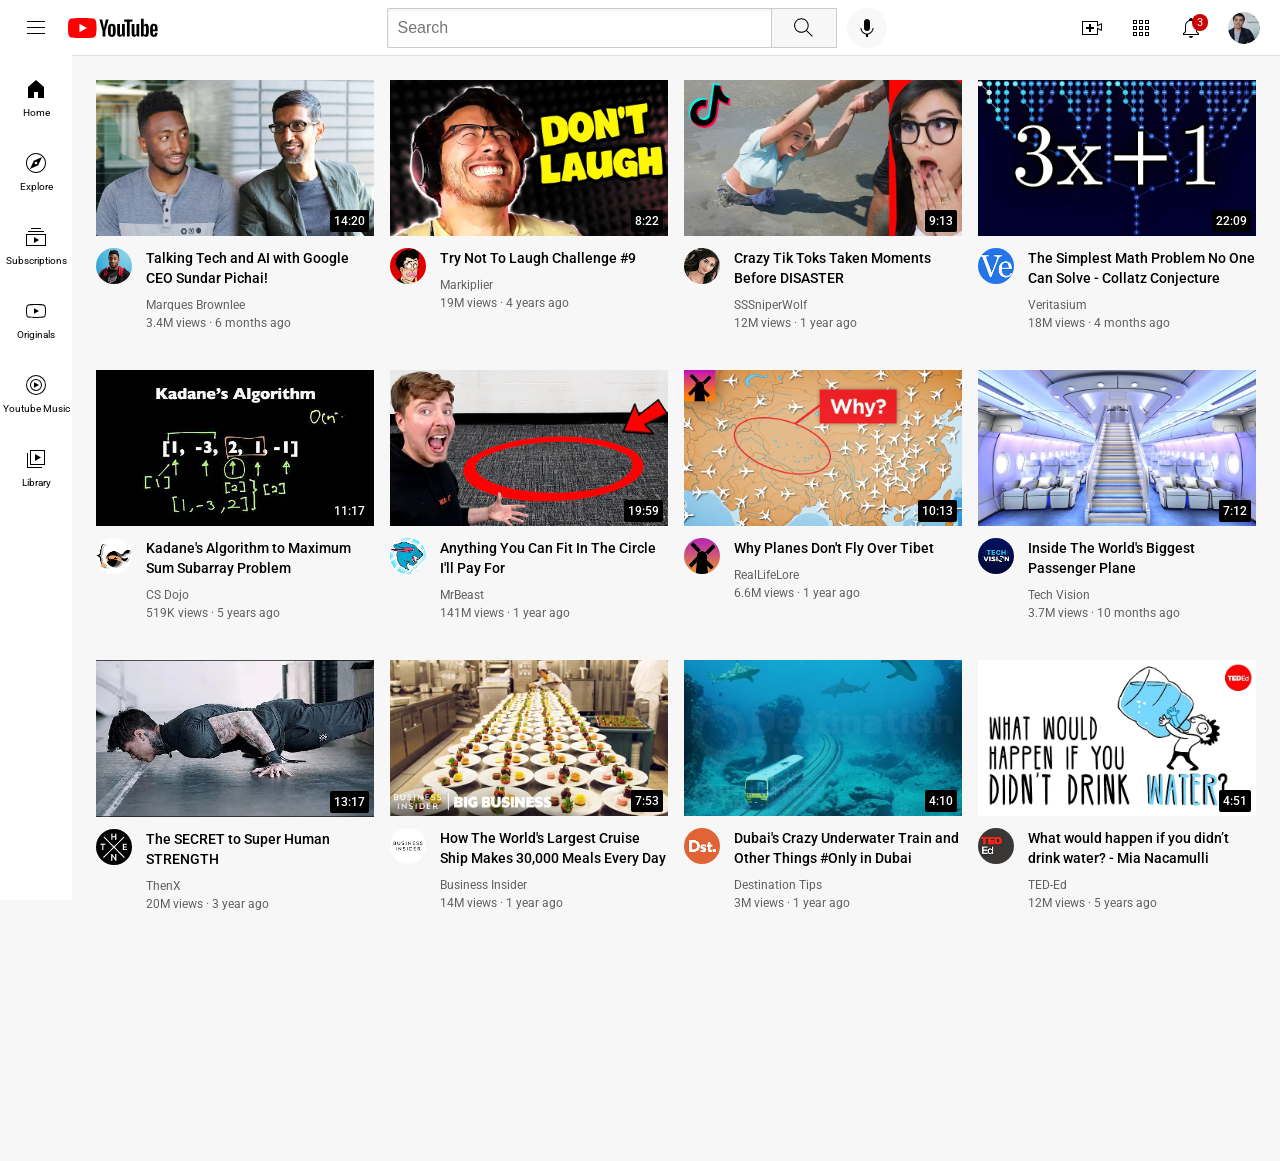
<file: index.html>
<!DOCTYPE html>
<html>
  <head>
    <title>Youtube.com Clone</title>

    <link rel="preconnect" href="https://fonts.googleapis.com">
    <link rel="preconnect" href="https://fonts.gstatic.com" crossorigin>
    <link href="https://fonts.googleapis.com/css2?family=Roboto:wght@400;500;700&display=swap" rel="stylesheet">

    <link rel="stylesheet" href="styles/general.css">
    <link rel="stylesheet" href="styles/header.css">
    <link rel="stylesheet" href="styles/video.css">
    <link rel="stylesheet" href="styles/sidebar.css">
  </head>
  <body>
    <!-- <header></header>
    <nav></nav>
    <main></main>
    <section></section> -->
    <div class="header">
      <div class="left-section">
        <img class="hamburger-menu" src="icons/hamburger-menu.svg">
        <img class="youtube-logo" src="icons/youtube-logo.svg">
      </div>
      <div class="middle-section">
        <input class="search-bar" type="text" placeholder="Search">
        <button class="search-button">
          <img class="search-icon" src="icons/search.svg">
          <!-- put a position absolute inside position relative -->
          <div class="tooltip">Search</div>
        </button>
        <button class="voice-search-button">
          <img class="voice-search-icon" src="icons/voice-search-icon.svg">
          <div class="tooltip">Search with your voice</div>
        </button>
      </div>
      <div class="right-section">
        <div class="upload-icon-container">
          <img class="upload-icon" src="icons/upload.svg">
          <div class="tooltip">Create</div>
        </div>
        <div class="youtube-apps-icon-container">
          <img class="youtube-apps-icon" src="icons/youtube-apps.svg">
          <div class="tooltip">Youtube apps</div>
        </div>
        <div class="notification-icon-container">
          <img class="notifications-icon" src="icons/notifications.svg">
          <div class="notifications-count">3</div>
          <div class="tooltip">Notifications</div>
        </div>
        <img class="current-user-picture" src="channel-pictures/my-channel.jpeg">
      </div>
      
    </div>

    <div class="sidebar">
      <div class="sidebar-link">
        <img src="icons/home.svg">
        <div>Home</div>
      </div>
      <div class="sidebar-link">
        <img src="icons/explore.svg">
        <div>Explore</div>
      </div>
      <div class="sidebar-link">
        <img src="icons/subscriptions.svg">
        <div>Subscriptions</div>
      </div>
      <div class="sidebar-link">
        <img src="icons/originals.svg">
        <div>Originals</div>
      </div>
      <div class="sidebar-link">
        <img src="icons/youtube-music.svg">
        <div>Youtube Music</div>
      </div>
      <div class="sidebar-link">
        <img src="icons/library.svg">
        <div>Library</div>
      </div>
    </div>
    
    <div class="video-grid">


      <div class="video-preview">
        <div class="thumbnail-row">
          <a href="https://www.youtube.com/watch?v=n2RNcPRtAiY">
            <img class="thumbnail" src="thumbnails/thumbnail-1.webp">
          </a>
          <div class="video-time">14:20</div>
        </div>
        <div class="video-info-grid">
          <div class="channel-picture">
            <a href="https://www.youtube.com/c/mkbhd">
              <img class="profile-picture" src="channel-pictures/channel-1.jpeg">
            </a>
            
          </div>
          <div class="video-info">
            <p class="video-title">
              <a class="video-link" href="https://www.youtube.com/watch?v=n2RNcPRtAiY">
                Talking Tech and AI with Google CEO Sundar Pichai!
              </a>
            </p>
            <p class="video-author">
              <a class="channel-link" href="https://www.youtube.com/c/mkbhd">
                Marques Brownlee
              </a>
              
            </p>
            <p class="video-stats">
              3.4M views &#183; 6 months ago
            </p>
          </div>
        </div>
      </div>
  
  
  
  
      <div class="video-preview">
        <div class="thumbnail-row">
          <a href="https://www.youtube.com/watch?v=mP0RAo9SKZk">
            <img class="thumbnail" src="thumbnails/thumbnail-2.webp">
          </a>
          <div class="video-time">8:22</div>
        </div>
        <div class="video-info-grid">
          <div class="channel-picture">
            <a href="https://www.youtube.com/c/markiplier">
              <img class="profile-picture" src="channel-pictures/channel-2.jpeg">
            </a>
          </div>
          <div class="video-info">
            <p class="video-title">
              <a class="video-link" href="https://www.youtube.com/watch?v=mP0RAo9SKZk">
                Try Not To Laugh Challenge #9
              </a>
            </p>
            <p class="video-author">
              <a class="channel-link" href="https://www.youtube.com/c/markiplier">
                Markiplier
              </a>
              
            </p>
            <p class="video-stats">
              19M views &#183; 4 years ago
            </p>
          </div>
        </div>
      </div>
  
  
  
      <div class="video-preview">
        <div class="thumbnail-row">
          <a href="https://www.youtube.com/watch?v=FgjPQQeTh1w">
            <img class="thumbnail" src="thumbnails/thumbnail-3.webp">
          </a>
          <div class="video-time">9:13</div>
        </div>
        <div class="video-info-grid">
          <div class="channel-picture">
            <a href="https://www.youtube.com/user/SSSniperWolf">
              <img class="profile-picture" src="channel-pictures/channel-3.jpeg">
            </a>
            
          </div>
          <div class="video-info">
            <p class="video-title">
              <a class="video-link" href="https://www.youtube.com/watch?v=FgjPQQeTh1w">
                Crazy Tik Toks Taken Moments Before DISASTER
              </a>
            </p>
            <p class="video-author">
              <a class="channel-link" href="https://www.youtube.com/user/SSSniperWolf">
                SSSniperWolf
              </a>
              
            </p>
            <p class="video-stats">
              12M views &#183; 1 year ago
            </p>
          </div>
        </div>
      </div>
  
  
  
  
      <div class="video-preview">
        <div class="thumbnail-row">
          <a href="https://www.youtube.com/watch?v=094y1Z2wpJg">
            <img class="thumbnail" src="thumbnails/thumbnail-4.webp">
          </a>
          <div class="video-time">22:09</div>
        </div>
        <div class="video-info-grid">
          <div class="channel-picture">
            <a href="https://www.youtube.com/c/veritasium">
              <img class="profile-picture" src="channel-pictures/channel-4.jpeg">
            </a>
          </div>
          <div class="video-info">
            <p class="video-title">
              <a class="video-link" href="https://www.youtube.com/watch?v=094y1Z2wpJg">
                The Simplest Math Problem No One Can Solve - Collatz Conjecture
              </a>
            </p>
            <p class="video-author">
              <a class="channel-link" href="https://www.youtube.com/c/veritasium">
                Veritasium
              </a>
            </p>
            <p class="video-stats">
              18M views &#183; 4 months ago
            </p>
          </div>
        </div>
      </div>
  
  
  
      <div class="video-preview">
        <div class="thumbnail-row">
          <a href="https://www.youtube.com/watch?v=86CQq3pKSUw">
            <img class="thumbnail" src="thumbnails/thumbnail-5.webp">
          </a>
          <div class="video-time">11:17</div>
        </div>
        <div class="video-info-grid">
          <div class="channel-picture">
            <a href="https://www.youtube.com/c/CSDojo">
              <img class="profile-picture" src="channel-pictures/channel-5.jpeg">
            </a>
          </div>
          <div class="video-info">
            <p class="video-title">
              <a class="video-link" href="https://www.youtube.com/watch?v=86CQq3pKSUw">
                Kadane's Algorithm to Maximum Sum Subarray Problem
              </a>
              
            </p>
            <p class="video-author">
              <a class="channel-link" href="https://www.youtube.com/c/CSDojo">
                CS Dojo
              </a>
              
            </p>
            <p class="video-stats">
              519K views &#183; 5 years ago
            </p>
          </div>
        </div>
      </div>
  
  
  
  
      <div class="video-preview">
        <div class="thumbnail-row">
          <a href="https://www.youtube.com/watch?v=yXWw0_UfSFg">
            <img class="thumbnail" src="thumbnails/thumbnail-6.webp">
          </a>
          <div class="video-time">19:59</div>
        </div>
        <div class="video-info-grid">
          <div class="channel-picture">
            <a href="https://www.youtube.com/channel/UCX6OQ3DkcsbYNE6H8uQQuVA">
              <img class="profile-picture" src="channel-pictures/channel-6.jpeg">
            </a>
          </div>
          <div class="video-info">
            <p class="video-title">
              <a class="video-link" href="https://www.youtube.com/watch?v=yXWw0_UfSFg">
                Anything You Can Fit In The Circle I'll Pay For
              </a>
            </p>
            <p class="video-author">
              <a class="channel-link" href="https://www.youtube.com/watch?v=yXWw0_UfSFg">
                MrBeast
              </a>
            </p>
            <p class="video-stats">
              141M views &#183; 1 year ago
            </p>
          </div>
        </div>
      </div>




      <div class="video-preview">
        <div class="thumbnail-row">
          <a href="https://www.youtube.com/watch?v=fNVa1qMbF9Y">
            <img class="thumbnail" src="thumbnails/thumbnail-7.webp">
          </a>
          <div class="video-time">10:13</div>
        </div>
        <div class="video-info-grid">
          <div class="channel-picture">
            <a href="https://www.youtube.com/channel/UCP5tjEmvPItGyLhmjdwP7Ww">
              <img class="profile-picture" src="channel-pictures/channel-7.jpeg">
            </a>
          </div>
          <div class="video-info">
            <p class="video-title">
              <a class="video-link" href="https://www.youtube.com/watch?v=fNVa1qMbF9Y">
                Why Planes Don't Fly Over Tibet
              </a>
            </p>
            <p class="video-author">
              <a class="channel-link" href="https://www.youtube.com/channel/UCP5tjEmvPItGyLhmjdwP7Ww">
                RealLifeLore
              </a>
            </p>
            <p class="video-stats">
              6.6M views &#183; 1 year ago
            </p>
          </div>
        </div>
      </div>




      <div class="video-preview">
        <div class="thumbnail-row">
          <a href="https://www.youtube.com/watch?v=lFm4EM1juls">
            <img class="thumbnail" src="thumbnails/thumbnail-8.webp">
          </a>
          <div class="video-time">7:12</div>
        </div>
        <div class="video-info-grid">
          <div class="channel-picture">
            <a href="https://www.youtube.com/channel/UCHAK6CyegY22Zj2GWrcaIxg">
              <img class="profile-picture" src="channel-pictures/channel-8.jpeg">
            </a>
          </div>
          <div class="video-info">
            <p class="video-title">
              <a class="video-link" href="https://www.youtube.com/watch?v=lFm4EM1juls">
                Inside The World's Biggest Passenger Plane
              </a>
            </p>
            <p class="video-author">
              <a class="channel-link" href="https://www.youtube.com/channel/UCHAK6CyegY22Zj2GWrcaIxg">
                Tech Vision
              </a>
            </p>
            <p class="video-stats">
              3.7M views &#183; 10 months ago
            </p>
          </div>
        </div>
      </div>




      <div class="video-preview">
        <div class="thumbnail-row">
          <a href="https://www.youtube.com/watch?v=ixmxOlcrlUc">
            <img class="thumbnail" src="thumbnails/thumbnail-9.webp">
          </a>
          <div class="video-time">13:17</div>
        </div>
        <div class="video-info-grid">
          <div class="channel-picture">
            <a href="https://www.youtube.com/c/OFFICIALTHENXSTUDIOS">
              <img class="profile-picture" src="channel-pictures/channel-9.jpeg">
            </a>
          </div>
          <div class="video-info">
            <p class="video-title">
              <a class="video-link" href="https://www.youtube.com/watch?v=ixmxOlcrlUc">
                The SECRET to Super Human STRENGTH
              </a>
            </p>
            <p class="video-author">
              <a class="channel-link" href="https://www.youtube.com/c/OFFICIALTHENXSTUDIOS">
                ThenX
              </a>
            </p>
            <p class="video-stats">
              20M views &#183; 3 year ago
            </p>
          </div>
        </div>
      </div>




      <div class="video-preview">
        <div class="thumbnail-row">
          <a href="https://www.youtube.com/watch?v=R2vXbFp5C9o">
            <img class="thumbnail" src="thumbnails/thumbnail-10.webp">
          </a>
          <div class="video-time">7:53</div>
        </div>
        <div class="video-info-grid">
          <div class="channel-picture">
            <a href="https://www.youtube.com/user/businessinsider">
              <img class="profile-picture" src="channel-pictures/channel-10.jpeg">
            </a>
          </div>
          <div class="video-info">
            <p class="video-title">
              <a class="video-link" href="https://www.youtube.com/watch?v=R2vXbFp5C9o">
                How The World's Largest Cruise Ship Makes 30,000 Meals Every Day
              </a>
            </p>
            <p class="video-author">
              <a class="channel-link" href="https://www.youtube.com/user/businessinsider">
                Business Insider
              </a>
            </p>
            <p class="video-stats">
              14M views &#183; 1 year ago
            </p>
          </div>
        </div>
      </div>




      <div class="video-preview">
        <div class="thumbnail-row">
          <a href="https://www.youtube.com/watch?v=0nZuYyXET3s">
            <img class="thumbnail" src="thumbnails/thumbnail-11.webp">
          </a>
          <div class="video-time">4:10</div>
        </div>
        <div class="video-info-grid">
          <div class="channel-picture">
            <a href="https://www.youtube.com/c/Destinationtips">
              <img class="profile-picture" src="channel-pictures/channel-11.jpeg">
            </a>
          </div>
          <div class="video-info">
            <p class="video-title">
              <a class="video-link" href="https://www.youtube.com/watch?v=0nZuYyXET3s">
                Dubai's Crazy Underwater Train and Other Things #Only in Dubai
              </a>
            </p>
            <p class="video-author">
              <a class="channel-link" href="https://www.youtube.com/c/Destinationtips">
                Destination Tips
              </a>
            </p>
            <p class="video-stats">
              3M views &#183; 1 year ago
            </p>
          </div>
        </div>
      </div>




      <div class="video-preview">
        <div class="thumbnail-row">
          <a href="https://www.youtube.com/watch?v=9iMGFqMmUFs">
            <img class="thumbnail" src="thumbnails/thumbnail-12.webp">
          </a>
          <div class="video-time">4:51</div>
        </div>
        <div class="video-info-grid">
          <div class="channel-picture">
            <a href="https://www.youtube.com/teded">
              <img class="profile-picture" src="channel-pictures/channel-12.jpeg">
            </a>
          </div>
          <div class="video-info">
            <p class="video-title">
              <a class="video-link" href="https://www.youtube.com/watch?v=9iMGFqMmUFs">
                What would happen if you didn’t drink water? - Mia Nacamulli
              </a>
            </p>
            <p class="video-author">
              <a class="channel-link" href="https://www.youtube.com/teded">
                TED-Ed
              </a>
            </p>
            <p class="video-stats">
              12M views &#183; 5 years ago
            </p>
          </div>
        </div>
      </div>





    </div>
    




  </body>
</html>
</file>
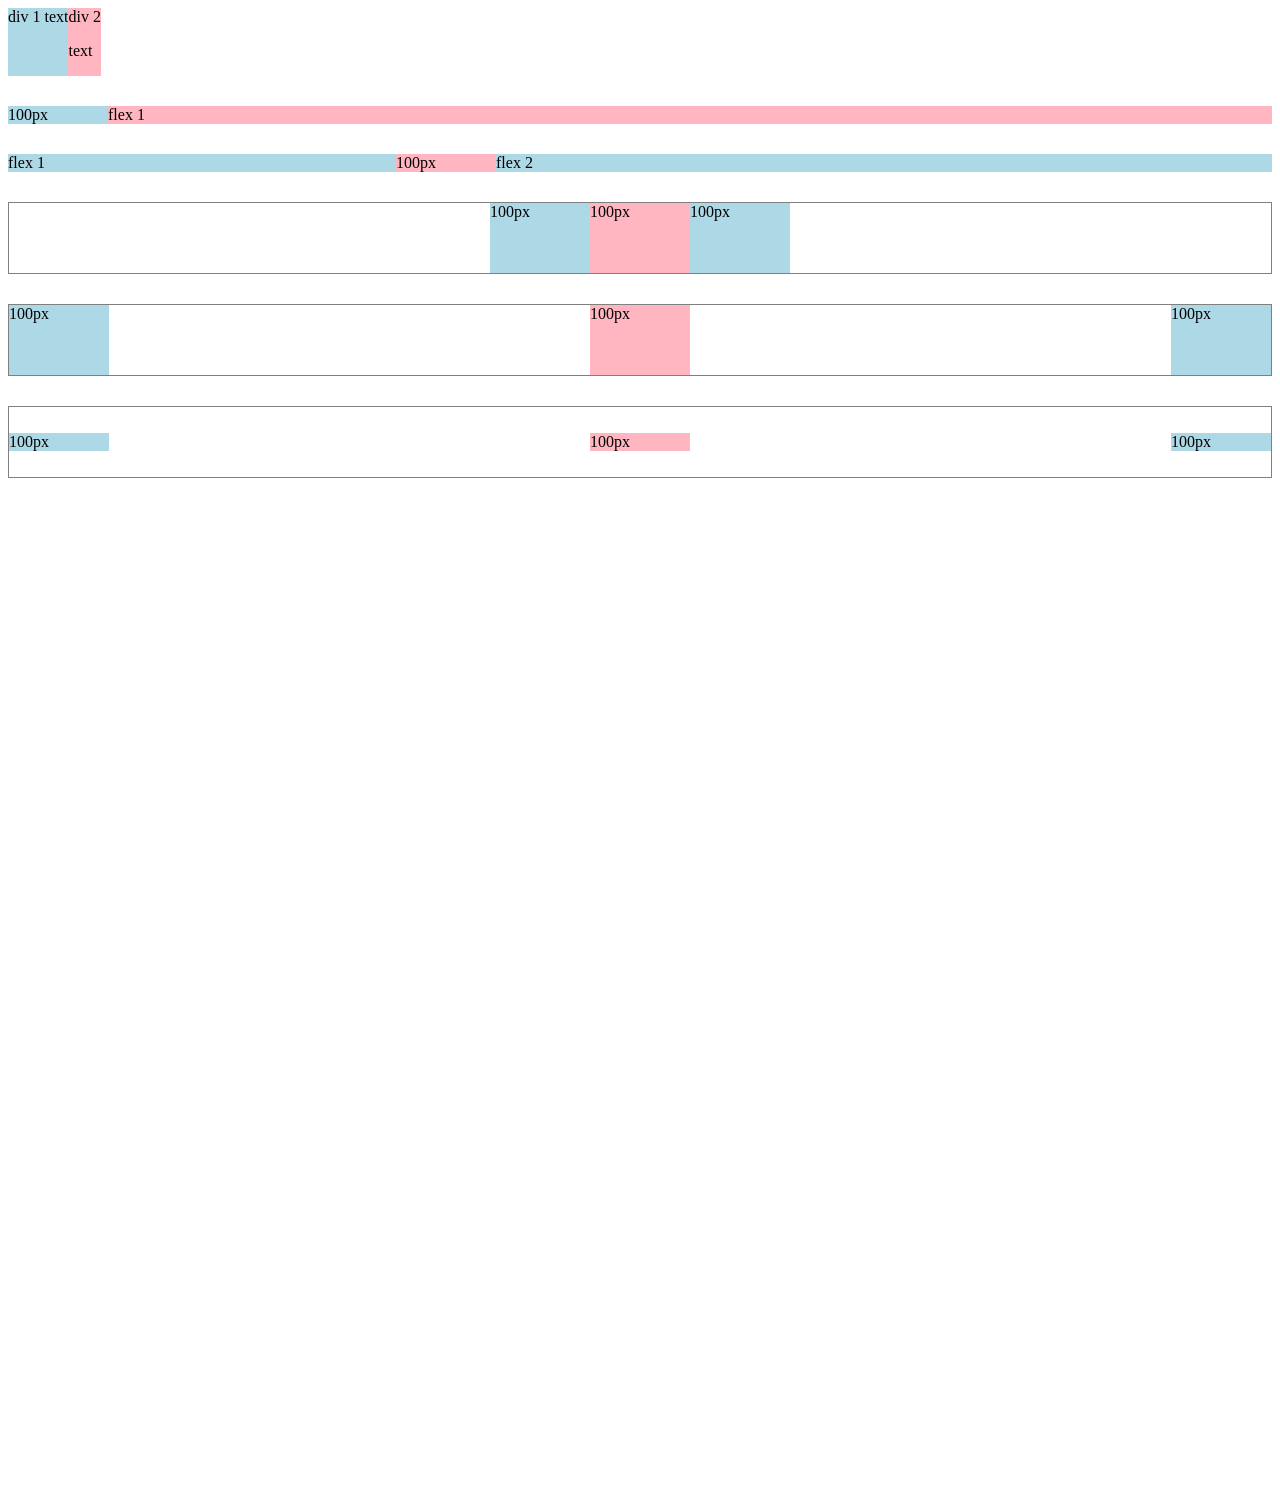
<file: flexbox.html>
<!DOCTYPE html>
<html>
  <head>
    <title>flexbox practice</title>
  </head>
  <body style="padding-bottom: 1000px;">
    <div style="
      display: flex;
      flex-direction: row;
      ">
      <div style="background-color: lightblue;">div 1 text</div>
      <div style="background-color: lightpink">div 2<p>text</p></div>
    </div>

    <div style="
      margin-top: 30px;
      display: flex;
      flex-direction: row;
      ">
      <div style="
      width: 100px;
      background-color: lightblue;">100px</div>
      <div style="
      flex: 1;
      background-color: lightpink">flex 1</div>
    </div>


    <div style="
      margin-top: 30px;
      display: flex;
      flex-direction: row;
      ">
      <div style="
      flex: 1;
      background-color: lightblue">flex 1</div>
      <div style="
      width: 100px;
      background-color: lightpink;">100px</div>
      <div style="
      flex: 2;
      background-color: lightblue;">flex 2</div>
    </div>


    <div style="
      margin-top: 30px;
      height: 70px;
      border-width: 1px;
      border-style: solid;
      border-color: grey;
      display: flex;
      flex-direction: row;
      justify-content: center;
      ">
      <div style="
      width: 100px;
      background-color: lightblue">100px</div>
      <div style="
      width: 100px;
      background-color: lightpink;">100px</div>
      <div style="
      width: 100px;
      background-color: lightblue;">100px</div>
    </div>


    <div style="
      margin-top: 30px;
      height: 70px;
      border-width: 1px;
      border-style: solid;
      border-color: grey;
      display: flex;
      flex-direction: row;
      justify-content: space-between;
      ">
      <div style="
      width: 100px;
      background-color: lightblue">100px</div>
      <div style="
      width: 100px;
      background-color: lightpink;">100px</div>
      <div style="
      width: 100px;
      background-color: lightblue;">100px</div>
    </div>


    <div style="
      margin-top: 30px;
      height: 70px;
      border-width: 1px;
      border-style: solid;
      border-color: grey;
      display: flex;
      flex-direction: row;
      justify-content: space-between;
      align-items: center;
      ">
      <div style="
      width: 100px;
      background-color: lightblue">100px</div>
      <div style="
      width: 100px;
      background-color: lightpink;">100px</div>
      <div style="
      width: 100px;
      background-color: lightblue;">100px</div>
    </div>


  </body>
</html>
</file>
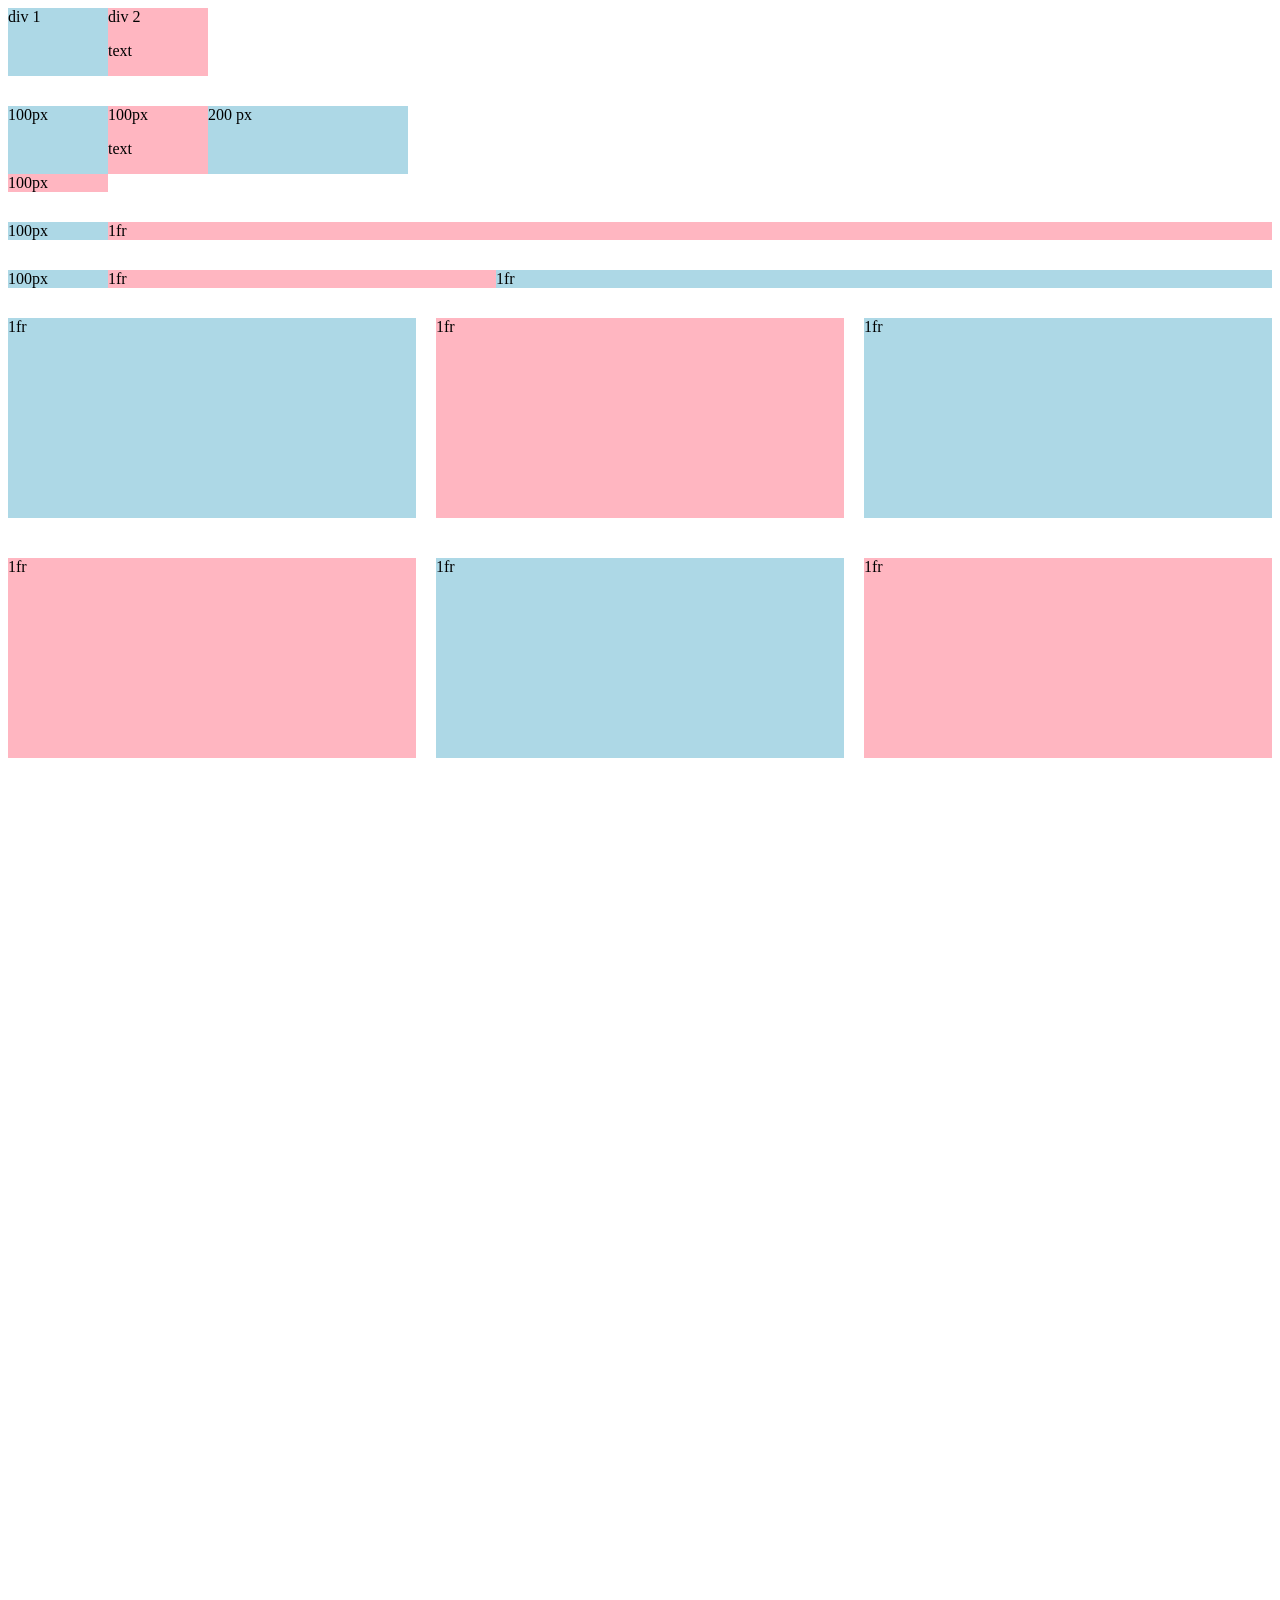
<file: grid.html>
<!DOCTYPE html>
<html>
  <head>
    <title>Grid Practice</title>
  </head>
  <body style="padding-bottom: 1000px;">
    <div style="
      display: grid; 
      grid-template-columns: 100px 100px;
      ">
      <div style="background-color: lightblue">div 1</div>
      <div style="background-color: lightpink">div 2<p>text</p></div>
    </div>

    <div style="
    margin-top: 30px;
      display: grid;
      grid-template-columns: 100px 100px 200px;
      ">
      <div style="background-color: lightblue">100px</div>
      <div style="background-color: lightpink">100px<p>text</p></div>
      <div style="background-color: lightblue">200 px</div>
      <div style="background-color: lightpink">100px</div>
    </div>


    <div style="
    margin-top: 30px;
      display: grid;
      grid-template-columns: 100px 1fr;
      ">
      <div style="background-color: lightblue">100px</div>
      <div style="background-color: lightpink">1fr</div>
    </div>


    <div style="
    margin-top: 30px;
      display: grid;
      grid-template-columns: 100px 1fr 2fr;
      ">
      <div style="background-color: lightblue">100px</div>
      <div style="background-color: lightpink">1fr</div>
      <div style="background-color: lightblue">1fr</div>
    </div>


    <div style="
    margin-top: 30px;
      display: grid;
      grid-template-columns: 1fr 1fr 1fr;
      column-gap: 20px;
      row-gap: 40px;
      ">
      <div style="
      background-color: lightblue;
      height: 200px;">1fr</div>
      <div style="
      background-color: lightpink;
      height: 200px;">1fr</div>
      <div style="
      background-color: lightblue;
      height: 200px;">1fr</div>
      <div style="
      background-color: lightpink;
      height: 200px;">1fr</div>
      <div style="
      background-color: lightblue;
      height: 200px;">1fr</div>
      <div style="
      background-color: lightpink;
      height: 200px;">1fr</div>
    </div>
  </body>
</html>
</file>
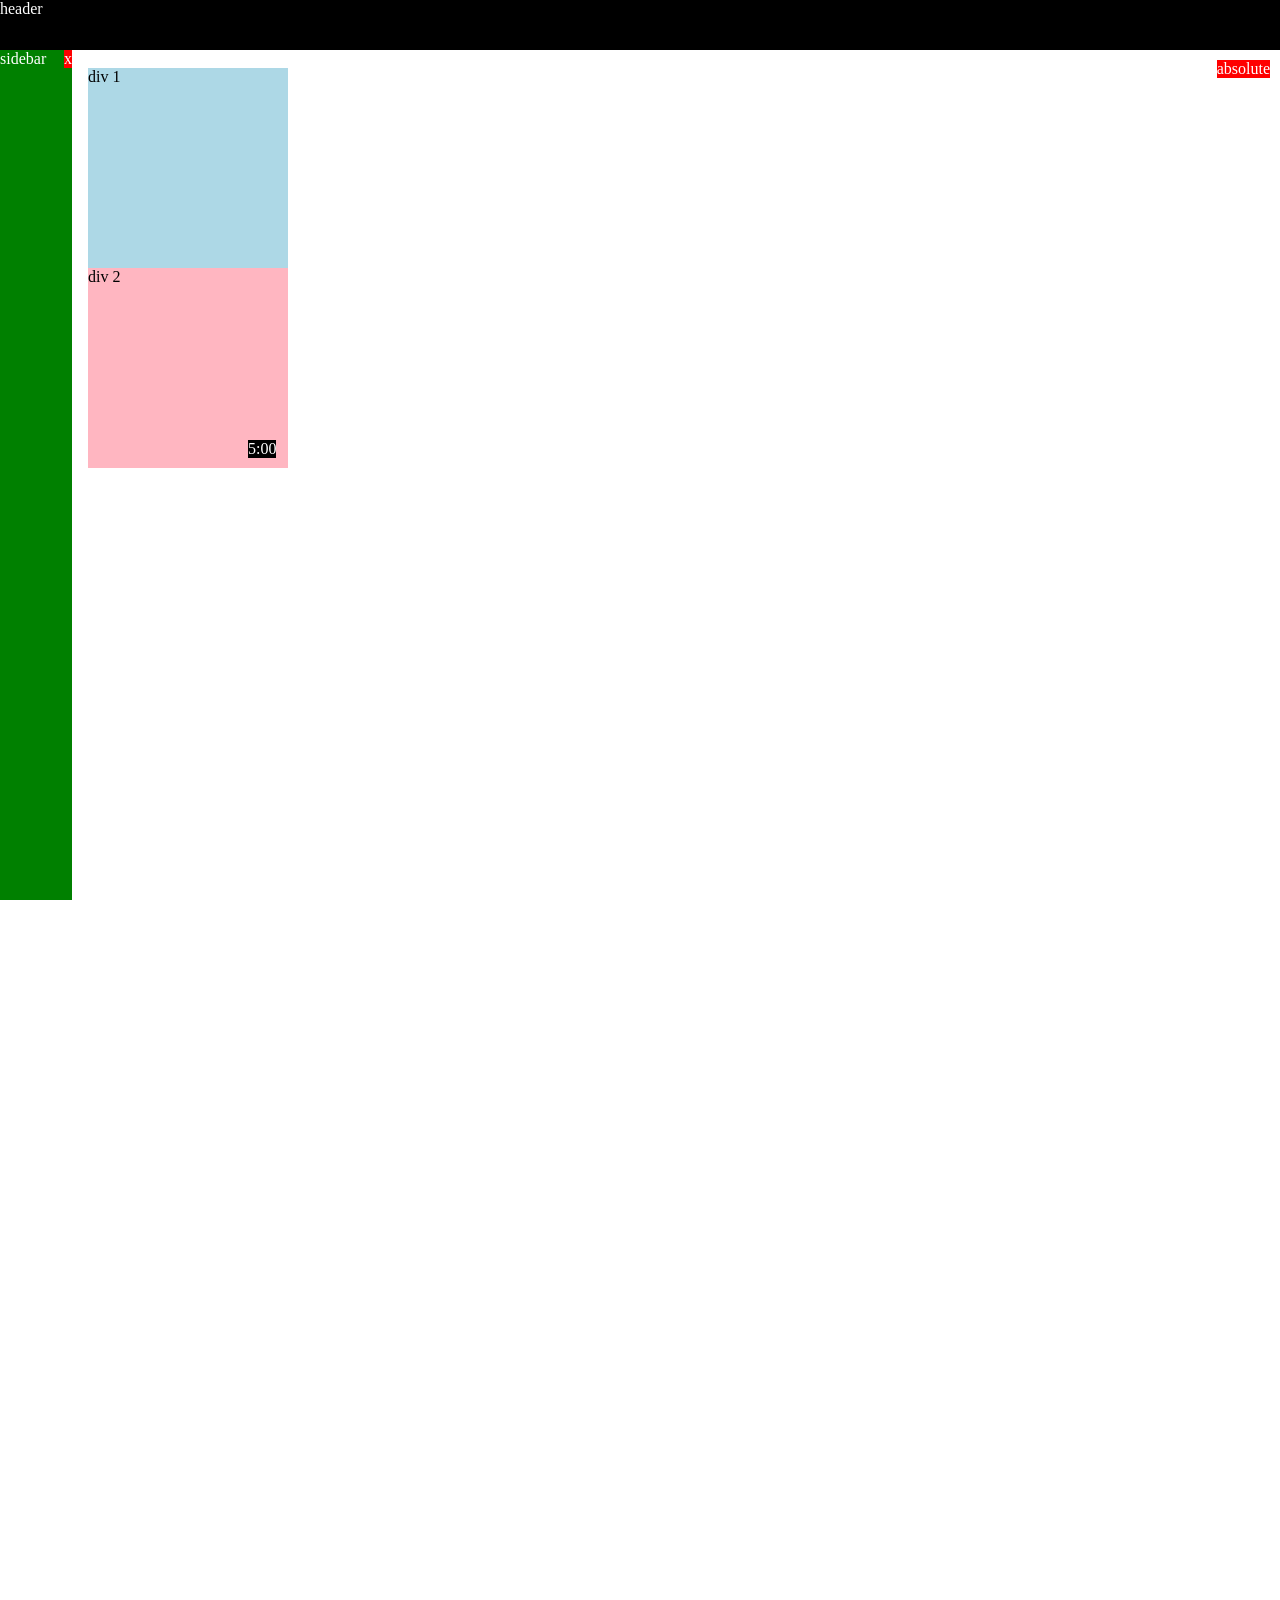
<file: position.html>
<!DOCTYPE html>
<html>
  <head>
    <title>Position Practice</title>
  </head>
  <body style="
    height: 3000px;
    padding-top: 60px;
    padding-left: 80px;
  ">
    <div style="
      background-color: black;
      color: white;
      position: fixed;
      top: 0px;
      left: 0px;
      right: 0px;
      height: 50px;
      z-index: 100;
      ">header</div>

    <div style="
      background-color: green;
      color: white;
      position: fixed;
      left: 0;
      bottom: 0;
      top: 50px;
      width:72px;
    ">
      sidebar
      <div style="
    position: absolute;
    background-color: red;
    color: white;
    top: 0px;
    right: 0px;
    z-index: 2;
    ">
      x
    </div>
    </div>

    <div style="
    position: absolute;
    background-color: red;
    color: white;
    top: 60px;
    right: 10px;
    z-index: 2;
    ">
      absolute
    </div>

    <div style="
      background-color: lightblue;
      height: 200px;
      width: 200px;
      position: static;
      
      ">div 1</div>
    <div style="
      background-color: lightpink;
      height: 200px;
      width: 200px;
      position: relative;
    ">div 2
    <div style="
    position: absolute;
    background-color: black;
    color: white;
    bottom: 10px;
    left: 160px;
    ">
      5:00
    </div>
    </div>
  </body>
</html>
</file>
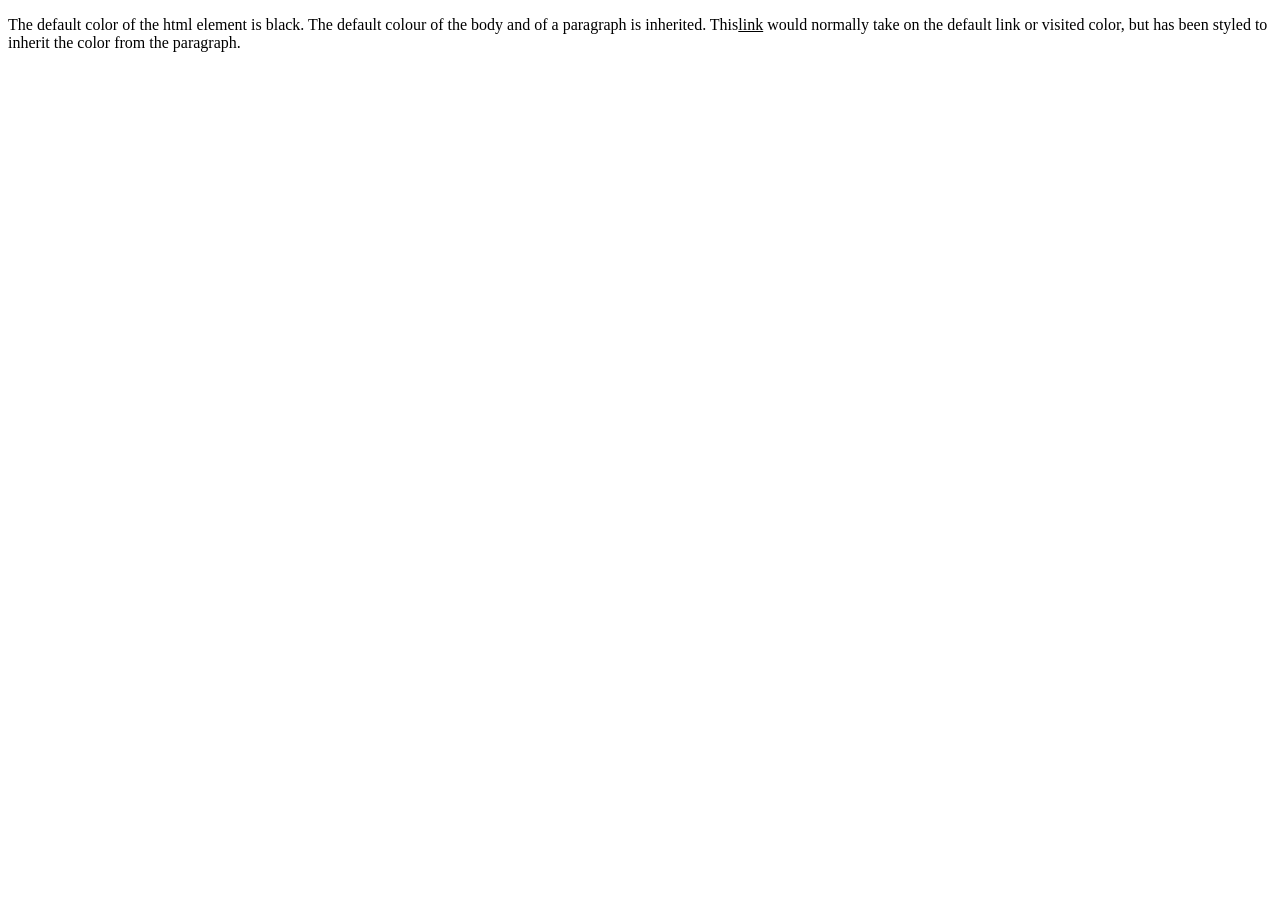
<file: test.html>
<!DOCTYPE html>
<html>
  <head>
    <link rel="stylesheet" href="test.css">
  </head>
  <body>
    <p>The default color of the html element is black. 
      The default colour of the body and of a paragraph is inherited. 
      This<a href="http://example.com">link</a> would normally take 
      on the default link or visited color, but has been styled to inherit 
      the color from the paragraph.
    </p>
  </body>
</html>
</file>
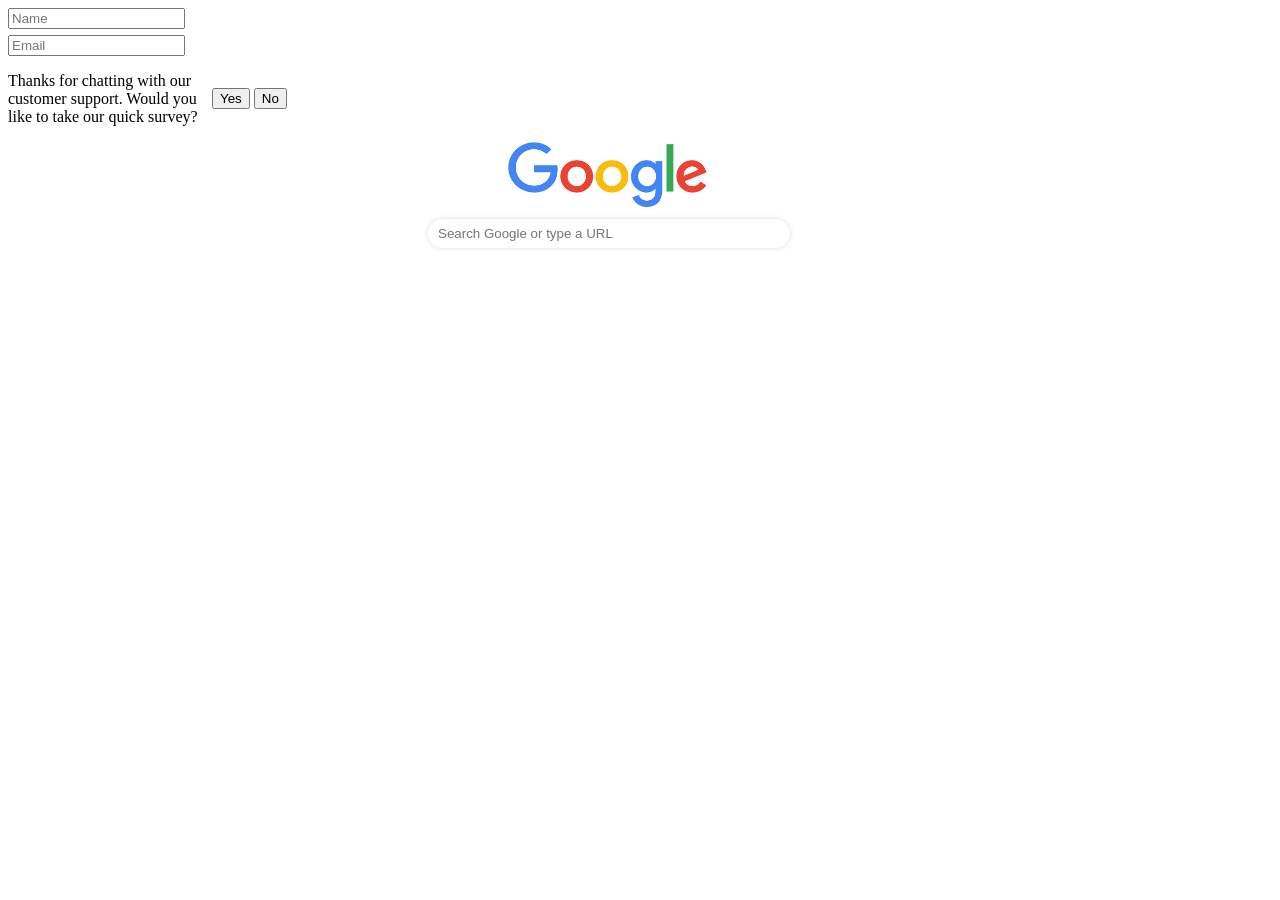
<file: exercises/display.html>
<!DOCTYPE html>
<html>
  <head>
    <title>Exercises</title>
    <style>
      .name-box{
        display: block;
        margin-bottom: 6px; 
      }
      .email-box{
        display: block;
      }
      .survey-question{
        width: 200px;
        display: inline-block;
      }
      p{
        vertical-align: middle;
      }
      .google-logo{
        display: block;
        width: 200px;
        margin-left: 500px;
        margin-right: 200px;
        margin-bottom: 10px;
      }
      .google-seaarch{
        width: 350px;
        margin-left: 420px;
        margin-right: 200px;
        padding-top: 7px;
        padding-bottom: 7px;
        padding-left: 10px;
        border-radius: 20px;
        border: none;
        box-shadow: 0px 0px 5px rgba(0, 0, 0, 0.15)
      }
    </style>
  </head>
  <body>
    <input class="name-box" type="text" placeholder="Name">
    <input class="email-box" type="text" placeholder="Email">
    <p class="survey-question">
      Thanks for chatting with our
      customer support. Would you
      like to take our quick survey?
    </p>
    <button>
      Yes
    </button>
    <button>
      No
    </button>
    <img class="google-logo" src="googlelogo.png">
    <input class="google-seaarch" type="text" placeholder="Search Google or type a URL">
  </body>
</html>
</file>
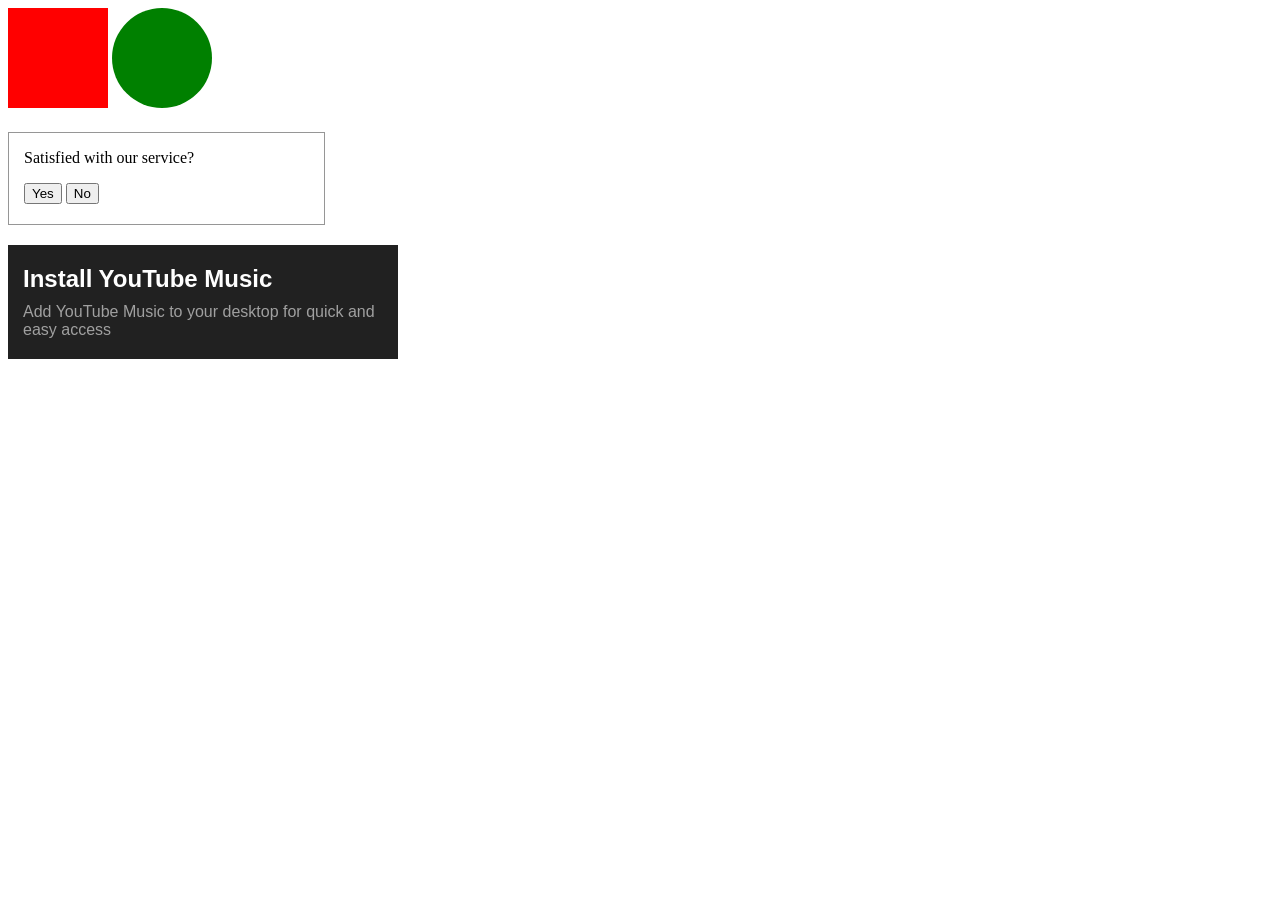
<file: exercises/div.html>
<!DOCTYPE html>
<html>
  <head>
    <title>div exercises</title>
    <style>
      .red-box{
        width: 100px;
        height: 100px;
        background-color: red;
        display: inline-block;
      }
      .green-circle{
        width: 100px;
        height: 100px;
        border-radius: 50px;
        background-color: green;
        display: inline-block;
      }
      .survey-box{
        border-style: solid;
        border-width: 1px;
        border-color: rgb(150, 150, 150);
        padding-left: 15px;
        padding-bottom: 20px;
        width: 300px;
        margin-top: 20px; 
        margin-bottom: 20px;
      }
      .yt-ad{
        background-color: rgb(33, 33, 33);
        width: 360px;
        padding-top: 20px;
        padding-bottom: 20px;
        padding-left: 15px;
        padding-right: 15px;
      }
      .title{
        font-family: Arial;
        margin-top: 0;
        margin-bottom: 0;
        color: white;
        font-size: 24px;
        font-weight: bold;
        margin-bottom: 10px;
      }
      .subtitle{
        font-family: Arial;
        margin-top: 0;
        margin-bottom: 0;
        color: rgb(160, 160, 160);
      }
    </style>
  </head>
  <body>
    <div class="red-box"></div>
    <div class="green-circle"></div>
    <div class="survey-box">
      <p>
        Satisfied with our service?
      </p>
      <button>Yes</button>
      <button>No</button>
    </div>
    <div class="yt-ad">
      <p class="title">
        <strong>Install YouTube Music</strong>
      </p>
      <p class="subtitle">
        Add YouTube Music to your desktop for quick and
        easy access
      </p>
    </div>
  </body>
</html>
</file>
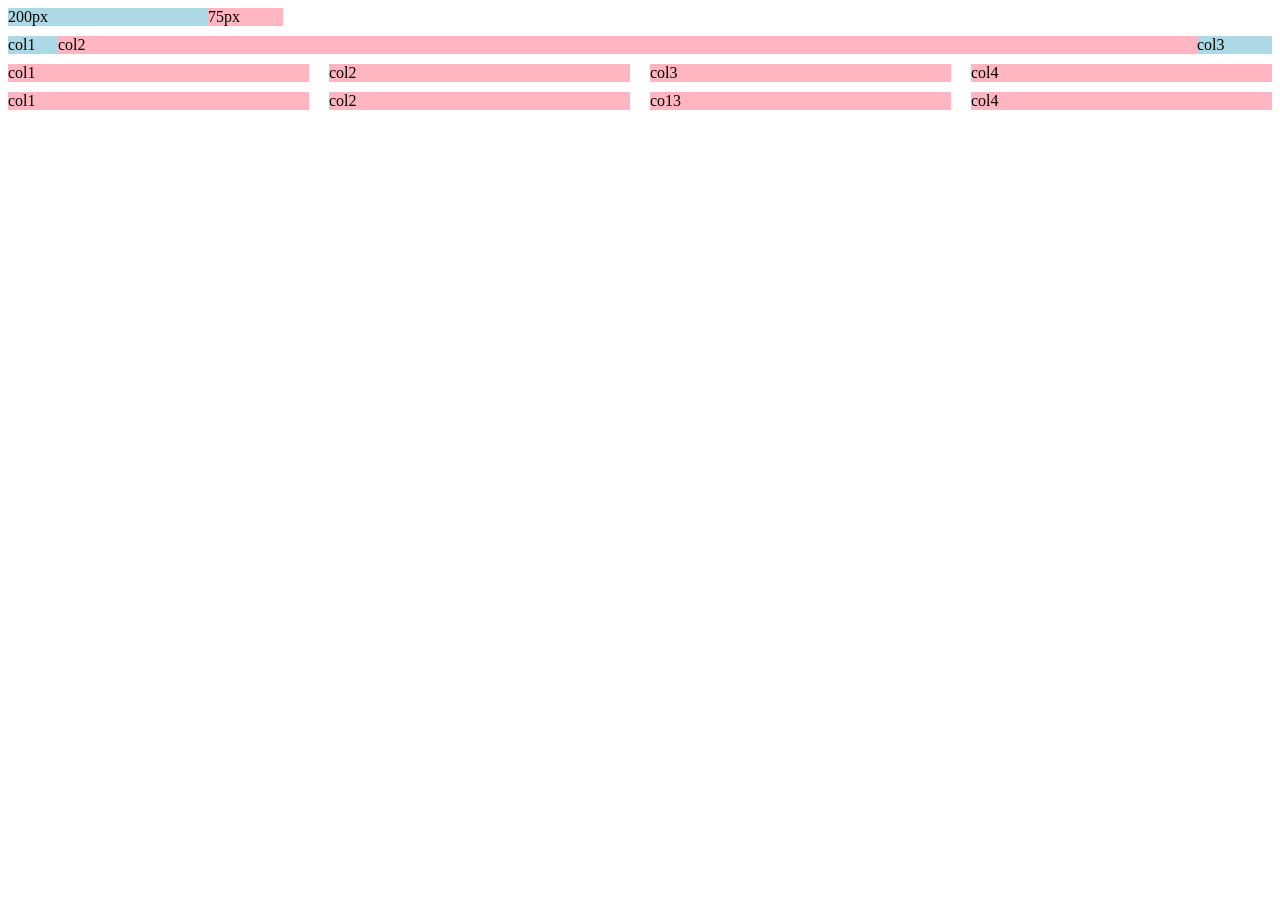
<file: exercises/grid.html>
<!DOCTYPE html>
<html>
  <head>
    <title>Grid exercise</title>

  </head>
  <body>
    <div style="display: grid; grid-template-columns: 200px 75px;">
      <div style="background-color: lightblue;">200px</div>
      <div style="background-color: lightpink;">75px</div>
    </div>
    
    <div style="display: grid; margin-top: 10px; grid-template-columns: 50px 1fr 75px">
      <div style="background-color: lightblue;">col1</div>
      <div style="background-color: lightpink;">col2</div>
      <div style="background-color: lightblue;">col3</div>
    </div>

    <div style="display: grid; margin-top: 10px;
    grid-template-columns: 1fr 1fr 1fr 1fr; column-gap: 20px; row-gap: 10px; ">
      <div style="background-color: lightpink;">col1</div>
      <div style="background-color: lightpink;">col2</div>
      <div style="background-color: lightpink;">col3</div>
      <div style="background-color: lightpink;">col4</div>
      <div style="background-color: lightpink;">col1</div>
      <div style="background-color: lightpink;">col2</div>
      <div style="background-color: lightpink;">co13</div>
      <div style="background-color: lightpink;">col4</div>
    </div>
  </body>
</html>
</file>
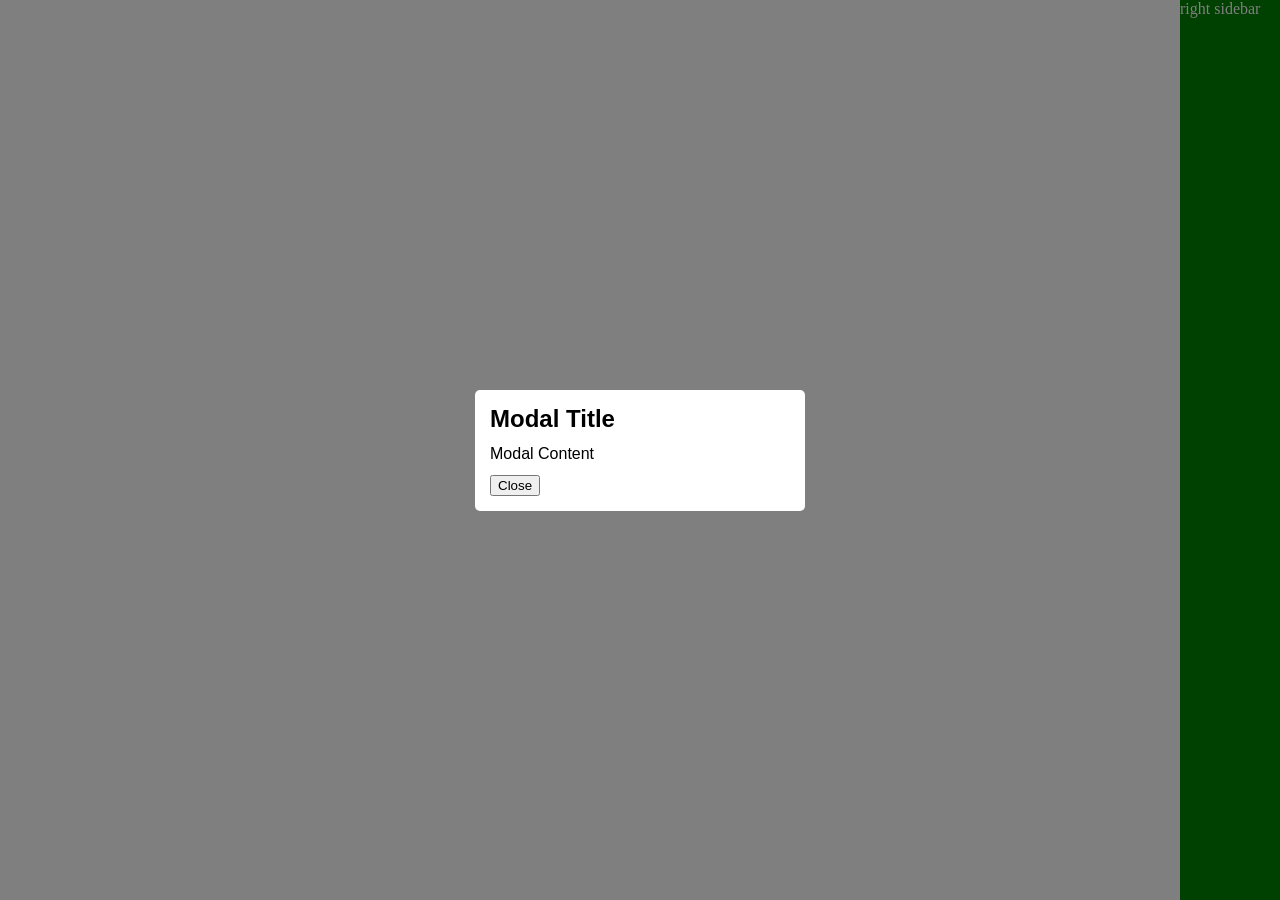
<file: exercises/position.html>
<!DOCTYPE html>
<html>
  <head>
    <title>exercises</title>
    <link rel="stylesheet" href="position.css">
  </head>
  <body>
    <div class="right-sidebar" >
      right sidebar
    </div>
    <div class="overlay">
      <div class="modal">
        <div class="modal-title">
          Modal Title
        </div>

        <div class="modal-content">
          Modal Content
        </div>
        <button>
          Close
        </button>
      </div>
    </div>
  </body>
</html>
</file>
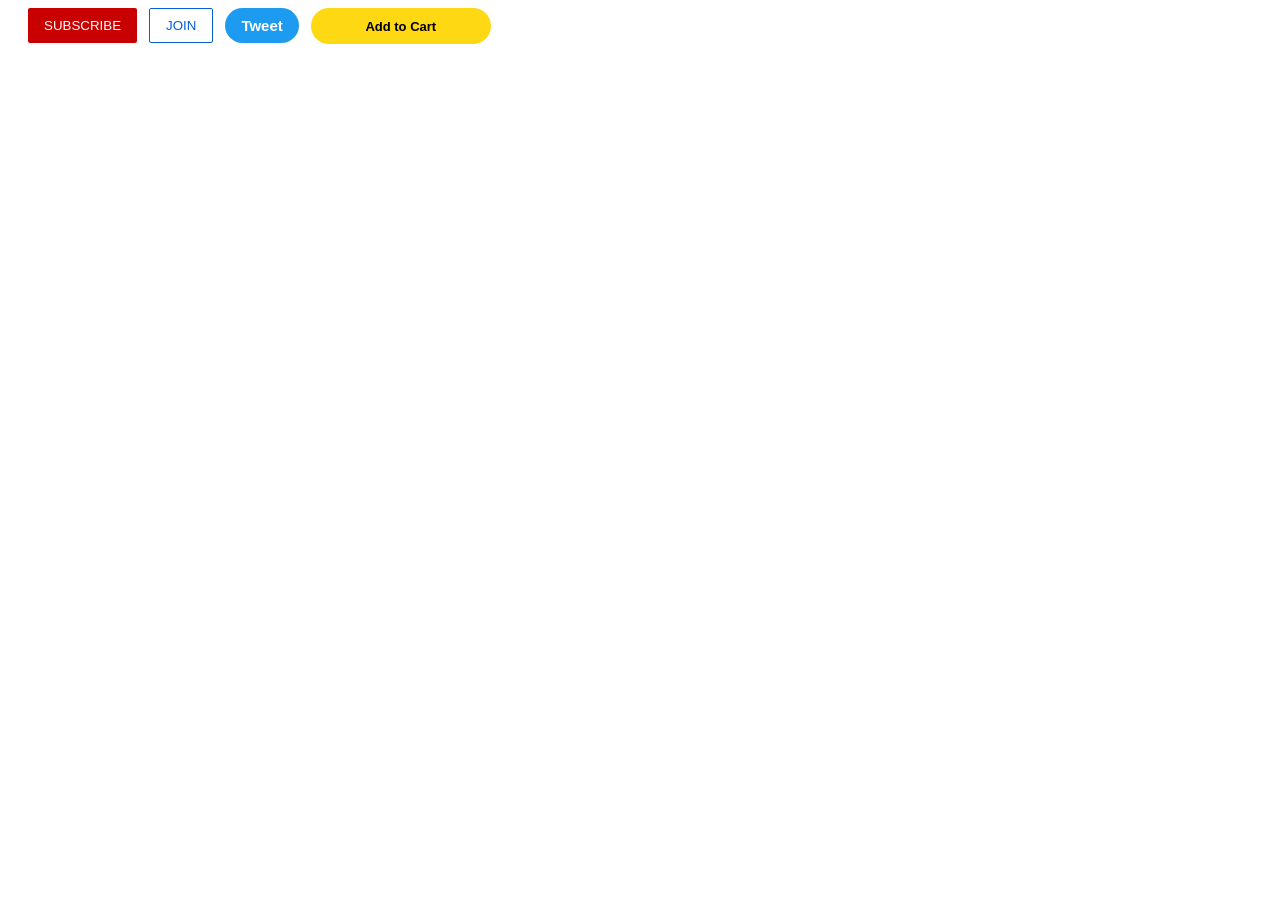
<file: intro-to-html/buttons.html>
<!DOCTYPE html>
<html>
	<head>
		<title>Buttons Practice</title>
		<link rel="stylesheet" href="styles/buttons.css">
	</head>
	<body>
		<button class="subscribe-button">
			SUBSCRIBE
		</button>
		<button class="join-button">
			JOIN
		</button>
		<button class="tweet-button">
			Tweet
		</button>
		<button class="amazon-button">
			Add to Cart
		</button>
	</body>
</html>
</file>
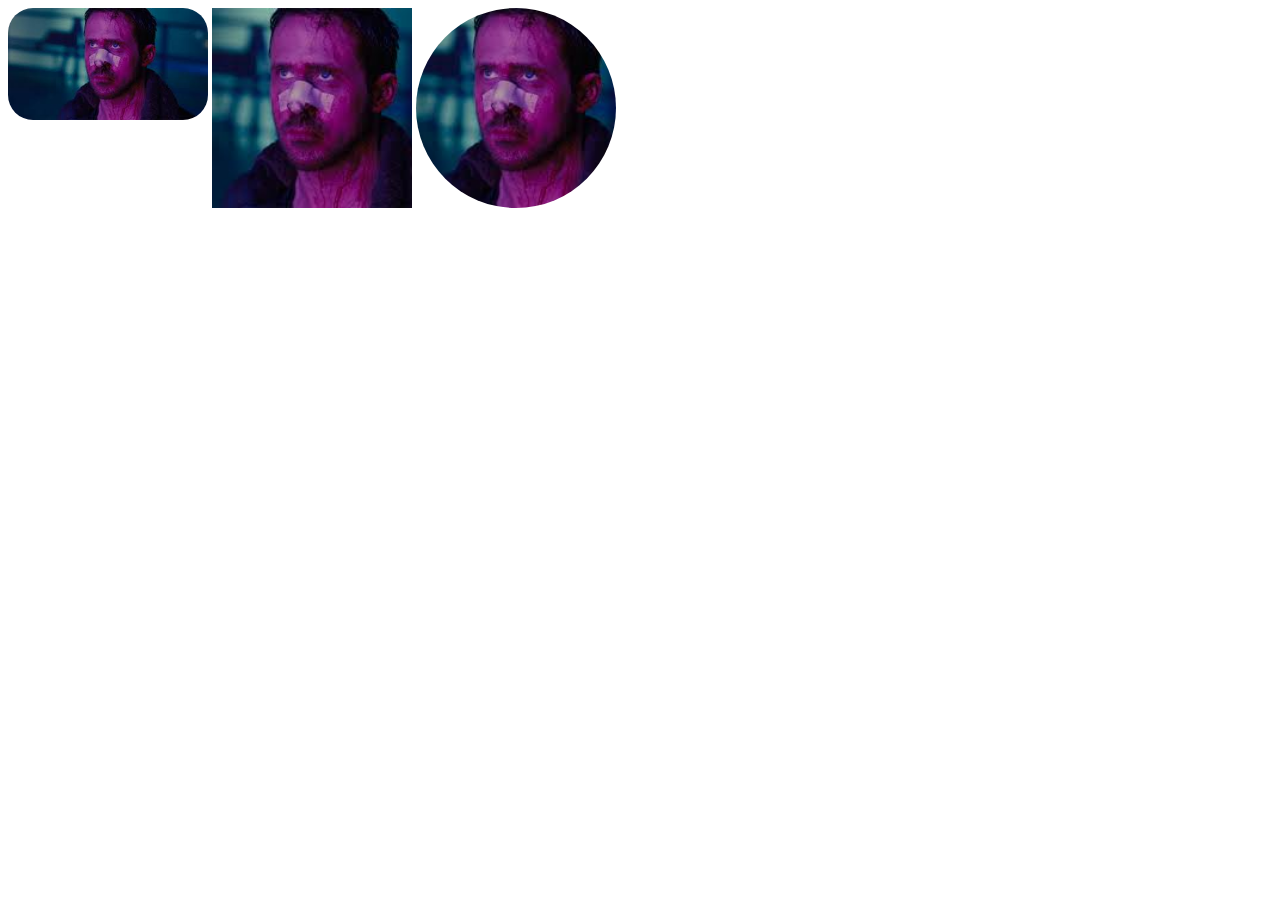
<file: intro-to-html/image.html>
<!DOCTYPE html>
<html>
  <head>
    <title>Ryan Gosling is Me</title>
    <style>
      .ryan-image1{
        width: 200px;
        border-radius: 25px;
        vertical-align: top;
      }
      .ryan-image2{
        width: 200px;
        height: 200px;
        object-fit: cover;
        object-position: middle;
      }
      .ryan-image3{
        width: 200px;
        height: 200px;
        object-fit: cover;
        object-position: middle;
        border-radius: 100px;
      }
    </style>
  </head>
  <body>
    <img class="ryan-image1" src="ryangoslingme.jpeg">
    <img class="ryan-image2" src="ryangoslingme.jpeg">
    <img class="ryan-image3" src="ryangoslingme.jpeg">
  </body>
</html>
</file>
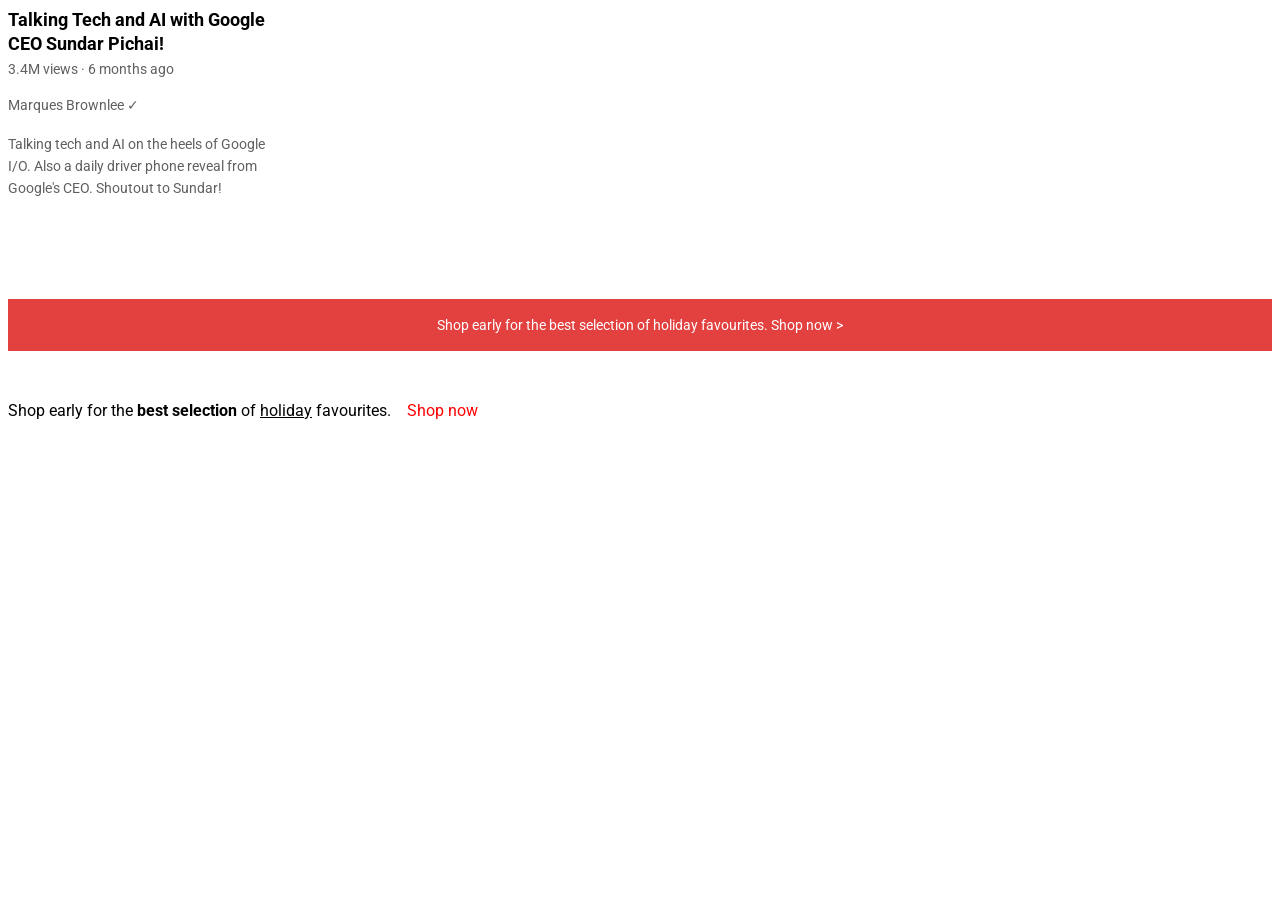
<file: intro-to-html/text.html>
<!DOCTYPE html>
<html>
    <head>

		<link rel="preconnect" href="https://fonts.googleapis.com">
		<link rel="preconnect" href="https://fonts.gstatic.com" crossorigin>
		<link href="https://fonts.googleapis.com/css2?family=Roboto:wght@400;700&display=swap" rel="stylesheet">

		<title>Text Practice</title>
        <link rel="stylesheet" href="styles/text.css">
    </head>
    <body>
        <p class="video-title">
            Talking Tech and AI with Google CEO Sundar Pichai!
        </p>
        <p class="video-stats">
            3.4M views &#183; 6 months ago
        </p>
        <p class="video-author">
            Marques Brownlee &#10003;
        </p>
        <p class="video-description">
            Talking tech and AI on the heels of Google 
            I/O. Also a daily driver phone reveal from 
            Google's CEO. Shoutout to Sundar!
        </p>
        <p class="apple-text">
            Shop early for the best selection of holiday 
            favourites. <span class="shop-link">Shop now &#62;</span>
        </p>
        <p>
            Shop early for the <strong>best selection</strong> of <u>holiday</u>
            favourites. <span class="span-example">Shop now</span>
        </p>
    </body>
</html>
</file>
<file: styles/general.css>
p{
  margin-top:0;
  margin-bottom:0;
}

body{
  /* this style below gets inherited */
  font-family: Roboto, Arial;
  margin: 0;
  margin-bottom: 250px;
  padding-top: 80px;
  padding-left: 96px;
  padding-right: 24px;
  background-color: rgb(247, 247, 247);
}
</file>
<file: styles/header.css>
.header{
  height: 55px;
  display: flex;
  flex-direction: row;
  justify-content: space-between;
  position: fixed;
  top: 0;
  left: 0;
  right: 0;
  z-index: 100;
  background-color: white;
  border-bottom-width: 1px;
  border-bottom-style: solid;
  border-bottom-color: rgb(222, 222, 222);
}

.left-section{
  display: flex;
  align-items: center;
}

.hamburger-menu{
  height: 24px;
  margin-left: 24px;
  margin-right: 20px;
  cursor: pointer;
}

.youtube-logo{
  height: 20px;
  cursor: pointer;
}

.middle-section{
  flex: 1;
  margin-left: 70px;
  margin-right: 35px;
  max-width: 500px;
  display: flex;
  align-items: center;
}

.search-bar{
  flex: 1;
  height: 36px;
  font-size: 16px;
  padding-left: 10px;
  /* border-width: 1px;
  border-style: solid;
  border-color: rgb(204, 204, 204); */
  border: 1px solid rgb(204, 204, 204);
  border-radius: 2px;
  box-shadow: inset 1px 2px 3px rgba(0 ,0 ,0, 0.05);
  width: 0;
}

.search-bar::placeholder{
  font-size: 16px;
}

.search-bar:focus{
  outline: none;
  box-shadow: 0 0 0 0.35px blue;
}

.search-button{
  height: 40px;
  width: 66px;
  background-color: rgb(247, 247, 247);
  border-width: 1px;
  border-style: solid;
  border-color:rgb(204, 204, 204);
  margin-left: -1px;
  margin-right: 10px;
  cursor: pointer;
}

.search-button,
.voice-search-button,
.upload-icon-container,
.youtube-apps-icon-container,
.notification-icon-container{
  position: relative;
  display: flex;
  justify-content: center;
  align-items: center;
}

.search-button .tooltip,
.voice-search-button .tooltip,
.upload-icon-container .tooltip,
.youtube-apps-icon-container .tooltip,
.notification-icon-container .tooltip{
  position: absolute;
  background-color: gray;
  color: white;
  padding-top: 4px;
  padding-bottom: 4px;
  padding-left: 8px;
  padding-right: 8px;
  border-radius: 2px;
  font-size: 12px;
  bottom: -30px;
  opacity: 0;
  transition: opacity 0.15s;
  pointer-events: none;
  white-space: nowrap;
}

.search-button:hover .tooltip,
.voice-search-button:hover .tooltip,
.upload-icon-container:hover .tooltip,
.youtube-apps-icon-container:hover .tooltip,
.notification-icon-container:hover .tooltip{
  opacity: 1;
}

.search-icon{
  height: 25px;
}

.voice-search-button{
  height: 40px;
  width: 40px;
  border-radius: 20px;
  border: none;
  background-color: rgb(248, 248, 248);
  cursor: pointer;
}

.voice-search-icon{
  height: 24px;
}

.right-section{
  width: 180px;
  margin-right: 20px;
  display: flex;
  align-items: center;
  justify-content: space-between;
  flex-shrink: 0;
}

.upload-icon{
  height: 24px;
  cursor: pointer;
}

.youtube-apps-icon{
  height: 24px;
  cursor: pointer;
}

.notifications-icon{
  height: 24px;
  cursor: pointer;
}

.notification-icon-container{
  position: relative;
  cursor: pointer;
}

.notifications-count{
  position: absolute;
  top: -2px;
  right: -5px;
  background-color: rgb(204, 0, 0);
  color: white;
  font-size: 11px;
  padding-left: 5px;
  padding-right: 5px;
  padding-top: 2px;
  padding-bottom: 2px;
  border-radius: 10px;
}

.current-user-picture{
  height: 32px;
  border-radius: 16px;
  cursor: pointer;
}
</file>
<file: styles/video.css>
.thumbnail{
  width: 100%;
}
.video-title{
  margin-top: 0;
  margin-bottom: 0;
  font-size: 14px;
  font-weight: 500;
  line-height: 20px;
  margin-bottom: 10px;
}
.video-info-grid{
  display: grid;
  grid-template-columns: 50px 1fr;
}
.profile-picture{
  width: 36px;
  border-radius: 20px;
}
.thumbnail-row{
  margin-bottom: 8px;
  position: relative;
}
.video-author,
.video-stats{
  font-size: 12px;
  color: rgb(96, 96, 96);
}
.video-author{
  margin-bottom: 4px;
}
.video-grid{
  display: grid;
  grid-template-columns: 1fr 1fr 1fr;
  column-gap: 16px;
  row-gap: 40px;
  /* inheritance
  text-decoration: underline;
  border: 2px solid red; */
}

@media (max-width: 750px) {
  .video-grid{
    grid-template-columns: 1fr 1fr;
  }
}

@media (min-width: 751px) and (max-width:999px){
  .video-grid{
    grid-template-columns: 1fr 1fr 1fr;
  }
}

@media (min-width: 1000px){
  .video-grid{
    grid-template-columns: 1fr 1fr 1fr 1fr;
  }
}


.video-time{
  /* font-family: Roboto, Arial; */
  font-size: 12px;
  font-weight: 500;
  padding: 4px;
  /* vertical horizontal top right bottom left  */
  /* same for margin */
  border-radius: 2px;
  background-color: black;
  color: white;
  position: absolute;
  bottom: 8px;
  right: 5px;
}

.video-link{
  text-decoration: none;
  color: black;
}

.channel-link{
  text-decoration: none;
  color: rgb(96, 96, 96);
}
</file>
<file: styles/sidebar.css>
.sidebar{
  position: fixed;
  left:0;
  bottom: 0;
  top: 55px;
  background-color: white;
  width: 72px;
  z-index: 200;
  padding-top: 5px;
}

.sidebar-link{
  height: 74px;
  display: flex;
  justify-content: center;
  align-items: center;
  flex-direction: column;
  cursor: pointer;
}

.sidebar-link:hover{
  background-color: rgb(234, 232, 232);
}

.sidebar-link img{
  /* target all images inside sidebar-links with this space method */
  height: 24px;
  margin-bottom: 6px;
}

.sidebar-link div{
  font-size: 10px;

}
</file>
<file: test.css>
a {
  color: inherit;
}
</file>
<file: exercises/position.css>
.body{
  height: 3000px;
}
.right-sidebar{
  background-color: green;
  color: white;
  position: fixed;
  top: 0;
  right:0;
  bottom: 0;
  width: 100px;
}

.overlay{
  background-color: rgba(0,0,0,0.5);
  position: fixed;
  top: 0;
  bottom: 0;
  left: 0;
  right: 0;
  display: flex;
  justify-content: center;
  align-items: center;
}

.modal{
  background-color: white;
  width: 300px;
  padding-top: 15px;
  padding-bottom: 15px;
  padding-left: 15px;
  padding-right: 15px;
  border-radius: 5px;
}

.modal-title{
  font-family: Arial;
  font-weight: bold;
  font-size: 24px;
  margin-bottom: 12px;
}

.modal-content{
  font-family: Arial;
  margin-bottom: 12px;
}
</file>
<file: intro-to-html/styles/buttons.css>
.subscribe-button {
    background-color: rgb(200, 0, 0);
    color: white;
    border: none;
    border-radius: 2px;
    cursor: pointer;
    margin-right: 8px;
    margin-left: 20px;
    padding-top: 10px;
    padding-bottom: 10px;
    padding-left: 16px;
    padding-right: 16px;
    transition: opacity 0.15s;
    vertical-align: top;
}

.subscribe-button:hover{
    opacity: 0.7;
}

.subscribe-button:active{
    opacity: 0.4;
}
.join-button{
    background-color: white;
    border-color: rgb(6, 95, 212);
    border-style: solid;
    border-width: 1px;
    color:rgb(6, 95, 212);
    border-radius: 2px;
    cursor: pointer;
    margin-right: 8px;
    padding-top: 9px;
    padding-bottom: 9px;
    padding-left: 16px;
    padding-right: 16px;
    transition: background-color 0.15s,
        color 0.15s;
}

.join-button:hover{
    background-color: rgb(6, 95, 212);
    color: white;
}

.join-button:active{
    opacity: 0.7;
}

.tweet-button{
    background-color: rgb(29, 155, 240);
    color: white;
    border: none;
    padding-top: 9px;
    padding-bottom: 9px;
    padding-left: 16px;
    padding-right: 16px;
    border-radius: 18px;
    font-weight: bold;
    font-size:15px;
    cursor: pointer;
    transition: box-shadow 0.15s;
    vertical-align: top;
}

.tweet-button:hover{
    box-shadow: 5px 5px 10px rgba(0, 0, 0, 0.15);
}

.tweet-button:active{
    opacity: 0.7;
}

.amazon-button{
    background-color: rgb(255, 216, 20);
    border: none;
    color: black;
    height: 36px;
    width: 180px;
    border-radius:18px;
    font-weight: bold;
    font-size: 13px;
    margin-left: 8px;
    cursor: pointer;
    vertical-align: top;
}

.amazon-button:hover{
    opacity: 0.8;
}

.amazon-button:active{
    opacity: 0.4
}
</file>
<file: intro-to-html/styles/text.css>
p{
    font-family: Roboto;
    margin-top: 0;
    margin-bottom: 0;
}

.video-title{
    font-weight: bold;
    font-size:18px;
    width: 280px;
    line-height: 24px;
    margin-bottom: 5px;
}

.video-stats{
    font-size: 14px;
    color: rgb(96, 96, 96);
    margin-bottom: 20px;
}

.video-author{
    font-size: 14px;
    color:rgb(96, 96, 96);
    margin-bottom: 20px;
}

.video-description{
    font-size: 14px;
    width:280px;
    color:rgb(96, 96, 96);
    line-height: 22px;
    margin-bottom: 100px;
}

.apple-text{
    margin-bottom: 50px;
    font-size: 14px;
    background-color: rgb(227, 65, 64);
    color: white;
    text-align: center;
    padding-top: 18px;
    padding-bottom: 18px;
}

.span-example{
    color:red;
    cursor: pointer;
    margin-left:12px;
}

.span-example:hover{
    text-decoration:underline;
}

.shop-link{
    cursor: pointer;
}

.shop-link:hover{
    text-decoration: underline;
}
</file>
